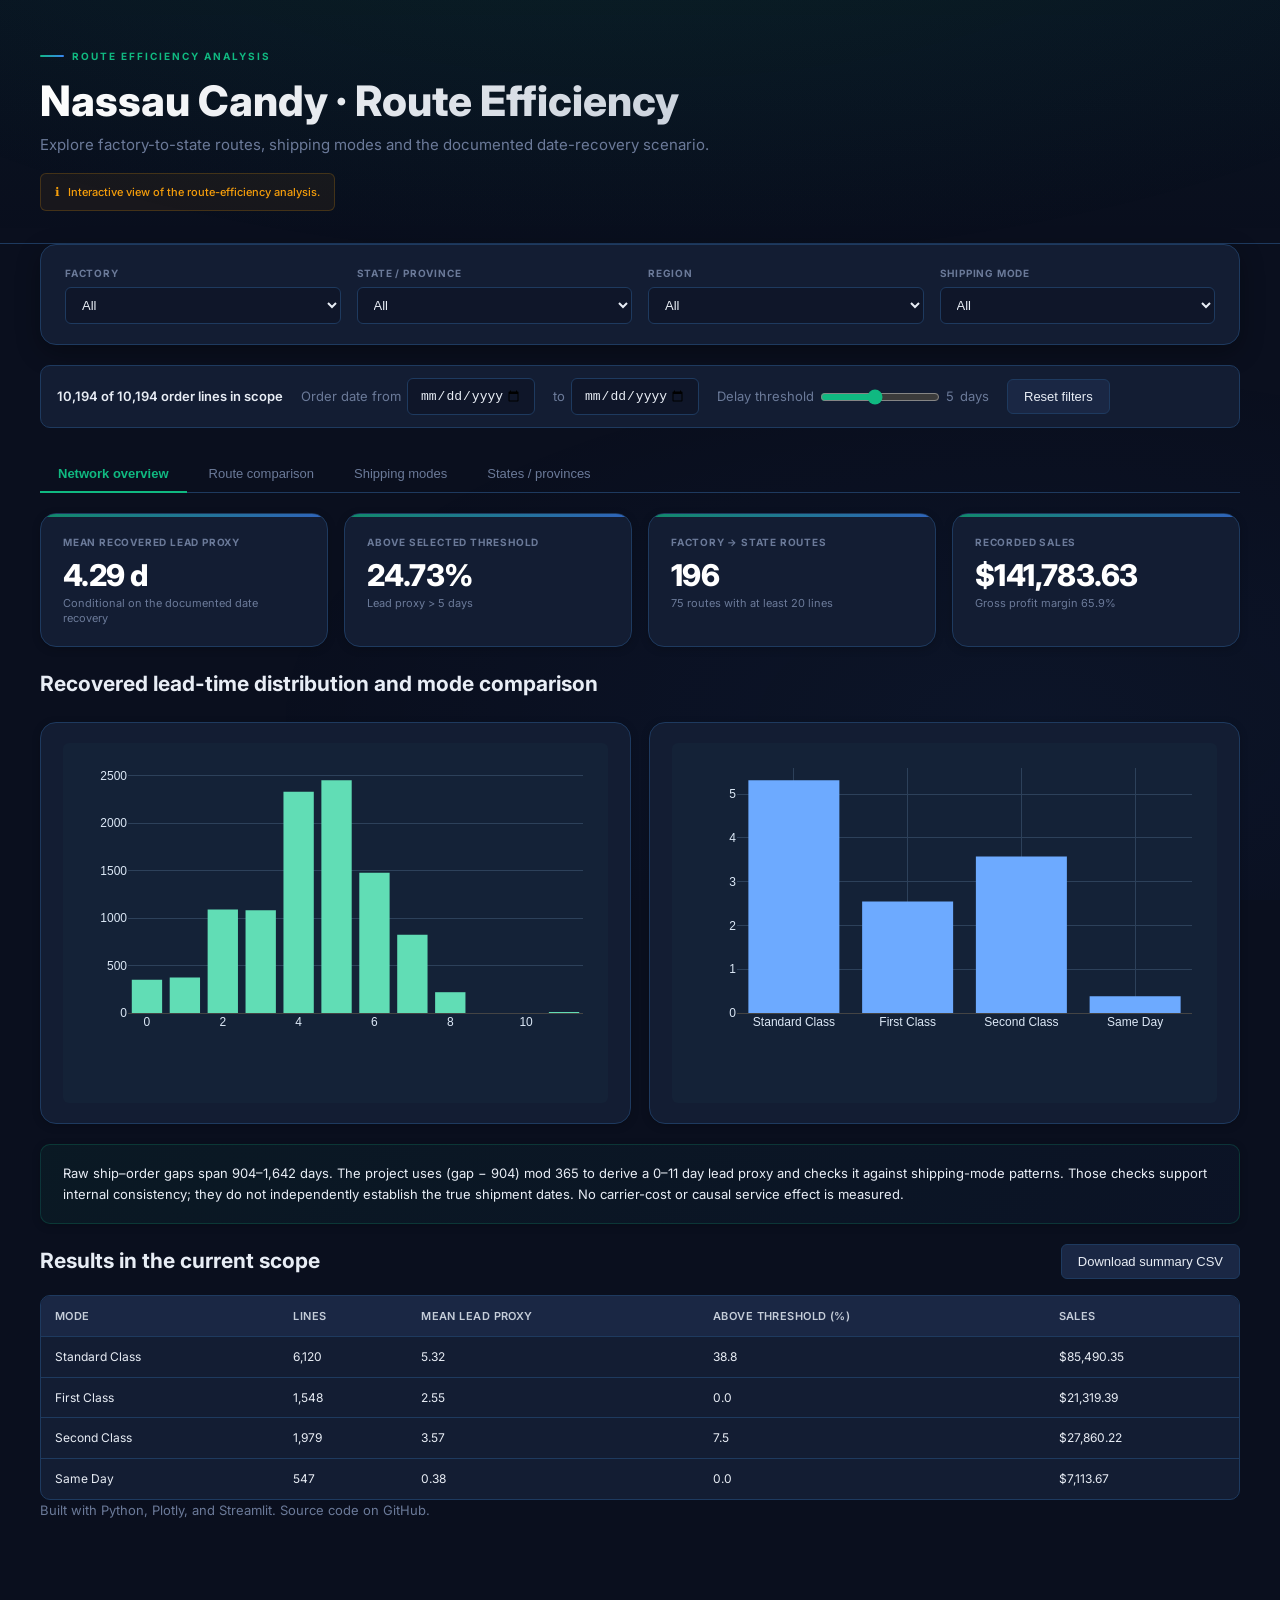
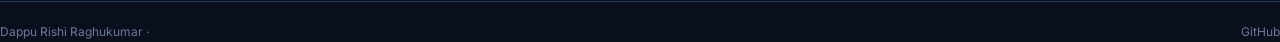
<file: docs/index.html>
<!doctype html>
<html lang="en"><head><meta charset="utf-8"><meta name="viewport" content="width=device-width, initial-scale=1"><title>Nassau Candy · Route Efficiency | Dappu Rishi Raghukumar</title><meta name="description" content="Explore factory-to-state routes, shipping modes and the documented date-recovery scenario."><link rel="stylesheet" href="assets/style.css"><script src="assets/plotly.min.js" defer></script><script src="assets/app.js" defer></script></head>
<body><header><div class="eyebrow">Route Efficiency Analysis</div><h1>Nassau Candy · Route Efficiency</h1><p class="sub">Explore factory-to-state routes, shipping modes and the documented date-recovery scenario.</p><div class="notice">Interactive view of the route-efficiency analysis.</div></header>
<main><div class="filters"><label for="factory">Factory<select id="factory"><option value="">All</option></select></label><label for="state">State / province<select id="state"><option value="">All</option></select></label><label for="region">Region<select id="region"><option value="">All</option></select></label><label for="mode">Shipping mode<select id="mode"><option value="">All</option></select></label></div><div class="scope"><strong id="scope">Loading data…</strong><label for="fromDate">Order date from <input type="date" id="fromDate"></label><label for="toDate">to <input type="date" id="toDate"></label><label for="threshold">Delay threshold <input type="range" id="threshold" min="0" max="11" value="5"><span id="thresholdValue">5</span> days</label><button id="reset">Reset filters</button></div><div class="tabs" role="tablist" aria-label="Analysis sections"><button role="tab" aria-controls="viewPanel" aria-selected="true" data-tab="overview">Network overview</button><button role="tab" aria-controls="viewPanel" aria-selected="false" data-tab="routes">Route comparison</button><button role="tab" aria-controls="viewPanel" aria-selected="false" data-tab="modes">Shipping modes</button><button role="tab" aria-controls="viewPanel" aria-selected="false" data-tab="regions">States / provinces</button></div><p id="loading">Loading the de-identified analytical dataset…</p><div id="empty" class="empty" hidden>No records match these filters. Use Reset filters to restore the full dataset.</div><section id="output"><div id="kpis" class="kpis"></div><div role="tabpanel" id="viewPanel" tabindex="0"><h2 id="viewTitle">Analysis</h2><div class="charts"><div class="card"><div id="chart1" class="plot" role="img" aria-label="First analytical chart; numerical values are also in the table"></div></div><div class="card"><div id="chart2" class="plot" role="img" aria-label="Second analytical chart; numerical values are also in the table"></div></div></div><p id="insight" class="summary"></p><div class="split"><h2>Results in the current scope</h2><button id="download">Download summary CSV</button></div><div class="tablewrap" tabindex="0" role="region" aria-label="Analytical results table"><table><thead id="tableHead"></thead><tbody id="tableBody"></tbody></table></div></div></section><p class="muted">Built with Python, Plotly, and Streamlit. Source code on GitHub.</p></main><footer>Dappu Rishi Raghukumar · <a href="https://github.com/rishi-1603">GitHub</a></footer></body></html>
</file>
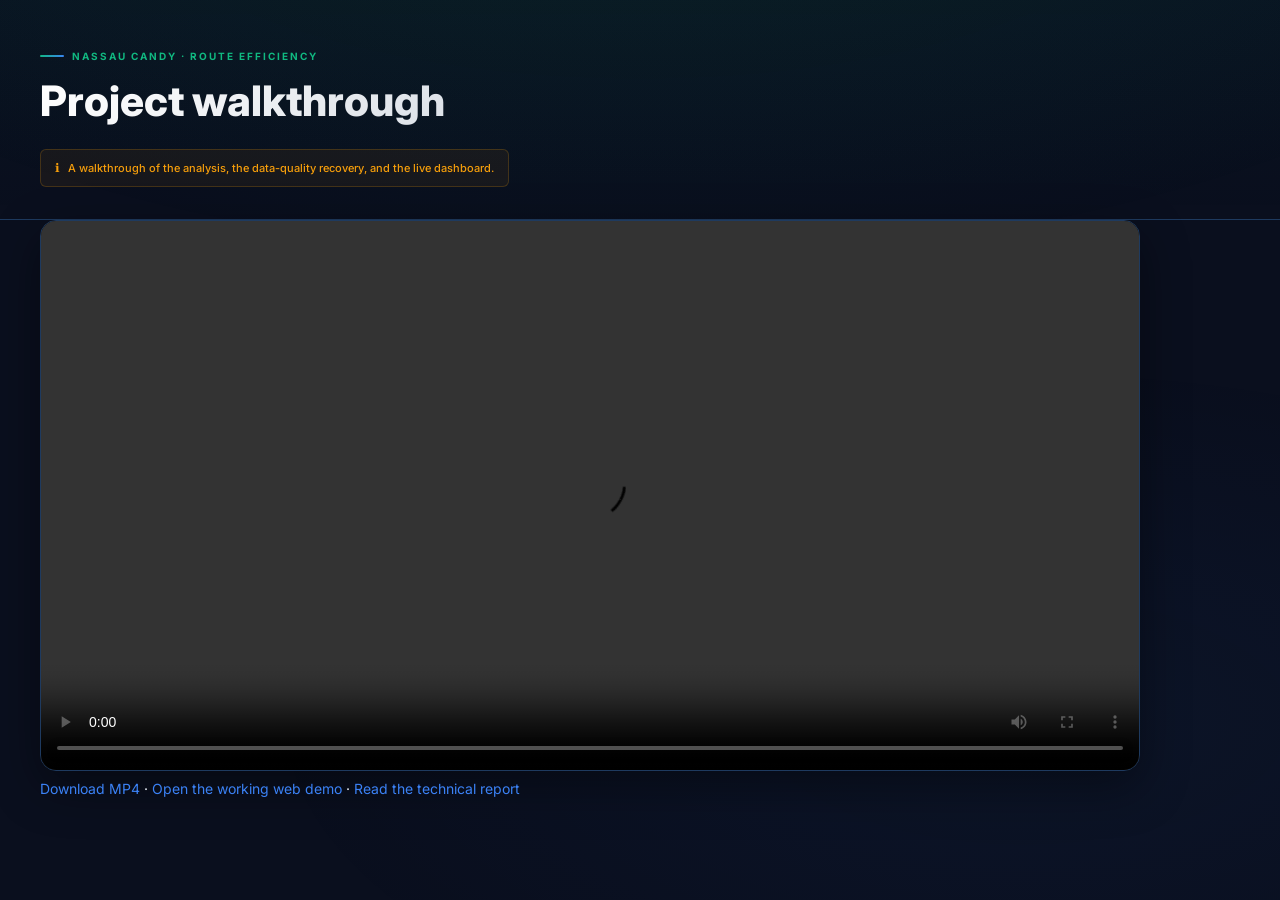
<file: docs/project-explanation.html>
<!doctype html><html lang="en"><head><meta charset="utf-8"><meta name="viewport" content="width=device-width,initial-scale=1"><title>Project walkthrough | Nassau Candy · Route Efficiency</title><link rel="stylesheet" href="assets/style.css"></head><body><header><div class="eyebrow">Nassau Candy · Route Efficiency</div><h1>Project walkthrough</h1><p class="notice">A walkthrough of the analysis, the data-quality recovery, and the live dashboard.</p></header><main><video class="player" controls preload="metadata" playsinline aria-label="Project explanation"><source src="project-walkthrough.mp4" type="video/mp4">Your browser cannot play this file. Use the download link below.</video><p><a href="project-walkthrough.mp4" download>Download MP4</a> · <a href="index.html">Open the working web demo</a> · <a href="project-report.pdf">Read the technical report</a></p></main></body></html>
</file>
<file: docs/assets/style.css>
@import url('https://fonts.googleapis.com/css2?family=Inter:wght@300;400;500;600;700;800&display=swap');

:root{
  --bg:#0a0f1e;
  --bg-2:#0f1629;
  --panel:#131d33;
  --panel-2:#1a2744;
  --panel-3:#213052;
  --border:#1e3a5f;
  --border-light:#2a4a73;
  --text:#e8edf5;
  --text-2:#c5cdd9;
  --muted:#6b7a99;
  --accent:#10b981;
  --accent-glow:rgba(16,185,129,.15);
  --accent-2:#3b82f6;
  --accent-3:#8b5cf6;
  --warn:#f59e0b;
  --danger:#ef4444;
  --success:#10b981;
  --gradient-1:linear-gradient(135deg,#0a0f1e 0%,#131d33 50%,#0f1629 100%);
  --gradient-accent:linear-gradient(135deg,#10b981 0%,#3b82f6 100%);
  --shadow-sm:0 2px 8px rgba(0,0,0,.2);
  --shadow-md:0 8px 24px rgba(0,0,0,.3);
  --shadow-lg:0 16px 48px rgba(0,0,0,.4);
  --radius-sm:6px;
  --radius-md:10px;
  --radius-lg:16px;
  --radius-xl:24px;
}

*,*::before,*::after{box-sizing:border-box;margin:0;padding:0}

body{
  font:14px/1.65 'Inter',-apple-system,BlinkMacSystemFont,'Segoe UI',Roboto,Helvetica,Arial,sans-serif;
  background:var(--bg);
  color:var(--text);
  -webkit-font-smoothing:antialiased;
  -moz-osx-font-smoothing:grayscale;
  min-height:100vh;
}

body::before{
  content:'';
  position:fixed;
  top:0;left:0;right:0;bottom:0;
  background:
    radial-gradient(ellipse 80% 50% at 50% -20%,rgba(16,185,129,.08),transparent),
    radial-gradient(ellipse 60% 40% at 80% 80%,rgba(59,130,246,.05),transparent);
  pointer-events:none;
  z-index:0;
}

a{color:var(--accent-2);text-decoration:none;transition:color .2s}
a:hover{color:var(--accent)}

/* ===== HEADER ===== */
header{
  position:relative;
  z-index:1;
  max-width:1400px;
  margin:0 auto;
  padding:48px 40px 32px;
  border-bottom:1px solid var(--border);
  background:linear-gradient(180deg,rgba(16,185,129,.03) 0%,transparent 100%);
}

.eyebrow{
  font-size:10px;
  letter-spacing:.2em;
  text-transform:uppercase;
  color:var(--accent);
  font-weight:700;
  margin-bottom:12px;
  display:flex;
  align-items:center;
  gap:8px;
}
.eyebrow::before{
  content:'';
  width:24px;
  height:2px;
  background:var(--gradient-accent);
  border-radius:1px;
}

h1{
  font-size:clamp(28px,4vw,42px);
  line-height:1.15;
  margin:0 0 8px;
  font-weight:800;
  background:linear-gradient(135deg,#fff 0%,#a0aec0 100%);
  -webkit-background-clip:text;
  -webkit-text-fill-color:transparent;
  background-clip:text;
}

.sub{
  color:var(--muted);
  font-size:15px;
  max-width:760px;
  margin:0;
  line-height:1.6;
}

.notice{
  display:inline-flex;
  align-items:center;
  gap:8px;
  padding:8px 14px;
  border:1px solid rgba(245,158,11,.2);
  background:rgba(245,158,11,.06);
  font-size:11px;
  color:var(--warn);
  margin:16px 0 0;
  border-radius:var(--radius-sm);
  font-weight:500;
}
.notice::before{content:'ℹ';font-size:12px}

/* ===== MAIN ===== */
main{
  position:relative;
  z-index:1;
  max-width:1400px;
  margin:0 auto;
  padding:0 40px 40px;
}

/* ===== FILTERS ===== */
.filters{
  display:grid;
  grid-template-columns:repeat(auto-fit,minmax(180px,1fr));
  gap:16px;
  background:var(--panel);
  padding:20px 24px;
  border:1px solid var(--border);
  border-radius:var(--radius-lg);
  box-shadow:var(--shadow-md);
  margin-bottom:20px;
}
.filters label{
  display:flex;
  flex-direction:column;
  gap:6px;
  font-size:10px;
  color:var(--muted);
  text-transform:uppercase;
  letter-spacing:.08em;
  font-weight:700;
}
select,input[type=text],input[type=date],input[type=number]{
  min-width:0;
  max-width:100%;
  background:var(--bg-2);
  color:var(--text);
  border:1px solid var(--border);
  border-radius:var(--radius-sm);
  padding:9px 12px;
  transition:all .2s ease;
  font-size:13px;
}
select:hover,input:hover{border-color:var(--border-light)}
select:focus,input:focus{
  border-color:var(--accent);
  outline:none;
  box-shadow:0 0 0 3px var(--accent-glow);
}
input[type=checkbox]{accent-color:var(--accent);width:16px;height:16px;cursor:pointer}
input[type=range]{accent-color:var(--accent);cursor:pointer}

.scope{
  display:flex;
  align-items:center;
  gap:18px;
  flex-wrap:wrap;
  margin:16px 0 20px;
  color:var(--muted);
  font-size:13px;
  padding:12px 16px;
  background:var(--panel);
  border:1px solid var(--border);
  border-radius:var(--radius-md);
}
.scope strong{color:var(--text);font-weight:600}
.scope label{display:flex;align-items:center;gap:6px;cursor:pointer}
.scope input[type=date]{max-width:150px}

button{
  background:var(--panel-2);
  color:var(--text);
  border:1px solid var(--border);
  padding:9px 16px;
  border-radius:var(--radius-sm);
  cursor:pointer;
  transition:all .2s ease;
  font-weight:500;
  font-size:13px;
}
button:hover{
  background:var(--accent);
  color:#071a13;
  border-color:var(--accent);
  transform:translateY(-1px);
  box-shadow:0 4px 12px var(--accent-glow);
}
button:active{transform:translateY(0)}

/* ===== TABS ===== */
.tabs{
  display:flex;
  gap:4px;
  flex-wrap:wrap;
  margin:28px 0 20px;
  border-bottom:1px solid var(--border);
  padding-bottom:0;
}
.tabs button{
  background:transparent;
  color:var(--muted);
  border:none;
  border-bottom:2px solid transparent;
  padding:10px 18px;
  border-radius:0;
  cursor:pointer;
  font-weight:500;
  font-size:13px;
  transition:all .2s ease;
  margin-bottom:-1px;
}
.tabs button:hover{color:var(--text);background:rgba(255,255,255,.03)}
.tabs button[aria-selected=true]{
  color:var(--accent);
  border-bottom-color:var(--accent);
  font-weight:600;
  background:transparent;
}

/* ===== KPI CARDS ===== */
.kpis{
  display:grid;
  grid-template-columns:repeat(4,minmax(0,1fr));
  gap:16px;
  margin:20px 0;
}
.kpi{
  background:var(--panel);
  border:1px solid var(--border);
  border-radius:var(--radius-lg);
  padding:20px 22px;
  position:relative;
  overflow:hidden;
  transition:all .25s ease;
  box-shadow:var(--shadow-sm);
}
.kpi::before{
  content:'';
  position:absolute;
  top:0;left:0;right:0;
  height:3px;
  background:var(--gradient-accent);
  opacity:.7;
}
.kpi:hover{
  transform:translateY(-3px);
  box-shadow:var(--shadow-md);
  border-color:var(--border-light);
}
.kpi .label{
  font-size:10px;
  color:var(--muted);
  text-transform:uppercase;
  letter-spacing:.08em;
  font-weight:700;
  margin-bottom:6px;
}
.value{
  font-size:30px;
  line-height:1.1;
  font-weight:800;
  margin:8px 0 4px;
  color:#fff;
  letter-spacing:-.02em;
}
.kpi small{
  color:var(--muted);
  font-size:11px;
  display:block;
  margin-top:4px;
  line-height:1.4;
}

/* ===== CHARTS ===== */
.charts{
  display:grid;
  grid-template-columns:1fr 1fr;
  gap:18px;
  margin:20px 0;
}
.card{
  background:var(--panel);
  border:1px solid var(--border);
  border-radius:var(--radius-lg);
  padding:20px 22px;
  box-shadow:var(--shadow-sm);
  transition:box-shadow .2s ease;
}
.card:hover{box-shadow:var(--shadow-md)}
.card h3{
  font-size:14px;
  font-weight:600;
  color:var(--text-2);
  margin-bottom:12px;
  padding-bottom:10px;
  border-bottom:1px solid var(--border);
}
.plot{
  width:100%;
  height:360px;
  border-radius:var(--radius-sm);
}
.card p{
  font-size:13px;
  color:var(--muted);
  margin:10px 0 0;
  line-height:1.5;
}

/* ===== TABLE ===== */
.tablewrap{
  overflow:auto;
  max-height:500px;
  border:1px solid var(--border);
  border-radius:var(--radius-md);
  background:var(--panel);
}
.tablewrap table{
  border-collapse:collapse;
  width:100%;
  font-size:12px;
  text-align:left;
}
th{
  background:var(--panel-2);
  position:sticky;
  top:0;
  font-weight:600;
  padding:11px 14px;
  border-bottom:1px solid var(--border);
  color:var(--text-2);
  font-size:11px;
  text-transform:uppercase;
  letter-spacing:.04em;
}
td{
  padding:10px 14px;
  border-bottom:1px solid var(--border);
  white-space:nowrap;
  color:var(--text);
}
tbody tr:hover{background:rgba(16,185,129,.04)}
tbody tr:last-child td{border-bottom:none}

/* ===== SUMMARY / INSIGHT ===== */
.summary{
  padding:18px 22px;
  border:1px solid rgba(16,185,129,.2);
  background:linear-gradient(135deg,rgba(16,185,129,.06) 0%,rgba(59,130,246,.04) 100%);
  border-radius:var(--radius-md);
  margin:20px 0;
  font-size:13px;
  color:var(--text);
  line-height:1.6;
  box-shadow:var(--shadow-sm);
}

.empty{
  padding:48px;
  border:1px dashed var(--border);
  text-align:center;
  color:var(--muted);
  border-radius:var(--radius-md);
  background:var(--panel);
}

[hidden]{display:none!important}

/* ===== VIDEO PLAYER ===== */
.player{
  width:100%;
  max-width:1100px;
  background:#000;
  border:1px solid var(--border);
  border-radius:var(--radius-lg);
  box-shadow:var(--shadow-lg);
  overflow:hidden;
}

/* ===== FOOTER ===== */
footer{
  font-size:12px;
  color:var(--muted);
  border-top:1px solid var(--border);
  padding-top:20px;
  margin-top:40px;
  display:flex;
  justify-content:space-between;
  align-items:center;
  flex-wrap:wrap;
  gap:8px;
}
footer a{color:var(--muted);transition:color .2s}
footer a:hover{color:var(--accent)}

.error{color:var(--danger)}

.split{
  display:flex;
  justify-content:space-between;
  gap:12px;
  align-items:center;
  flex-wrap:wrap;
  margin:16px 0;
}

.muted{color:var(--muted);font-size:13px}
.scope label{max-width:100%;flex-wrap:wrap}

@keyframes fadeIn{
  from{opacity:0;transform:translateY(8px)}
  to{opacity:1;transform:translateY(0)}
}
main section,main .kpis,main .charts{animation:fadeIn .4s ease-out}

@media(max-width:1024px){
  header,main,footer{padding:20px 24px}
  .kpis{grid-template-columns:repeat(2,minmax(0,1fr))}
  .charts{grid-template-columns:1fr}
  .value{font-size:26px}
}
@media(max-width:640px){
  header,main,footer{padding:16px 16px}
  .filters{grid-template-columns:1fr}
  .kpis{grid-template-columns:1fr 1fr}
  .value{font-size:22px}
  h1{font-size:24px}
  .plot{height:280px}
}
@media(prefers-reduced-motion:reduce){
  *,*::before,*::after{transition:none!important;animation:none!important}
}
.charts>.card{min-width:0}
.plot{min-width:0;overflow:hidden}
.tablewrap{max-width:100%}
input[type=date]{max-width:160px}
#threshold{width:120px}
</file>
